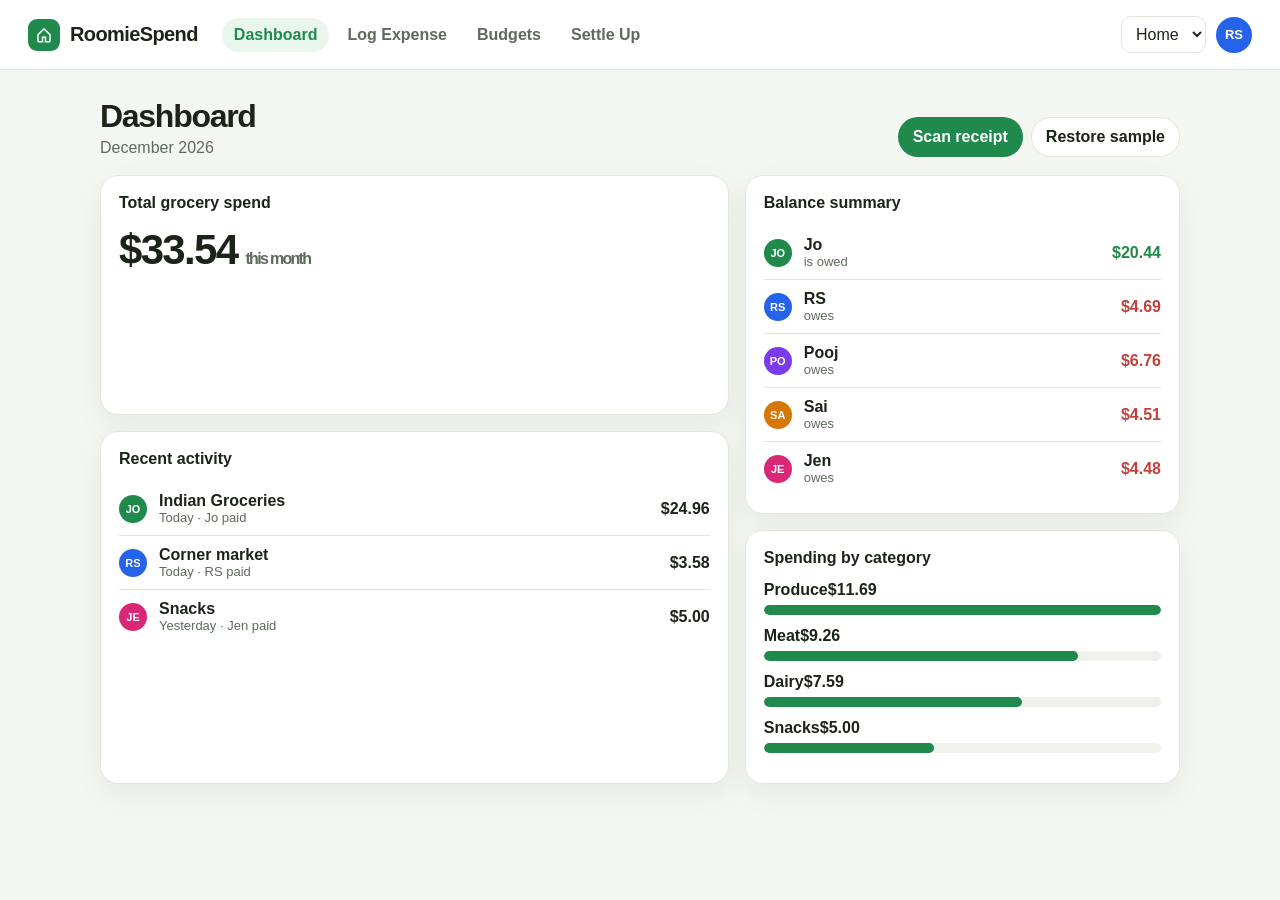
<file: index.html>
<!doctype html>
<html lang="en">
  <head>
    <meta charset="utf-8" />
    <meta http-equiv="refresh" content="0; url=app/" />
    <title>RoomieSpend</title>
  </head>
  <body>
    <p><a href="app/">Open the RoomieSpend dashboard</a></p>
  </body>
</html>
</file>
<file: app/styles.css>
:root {
  --bg: #f4f6f1;
  --card: #ffffff;
  --ink: #1b2418;
  --muted: #5e6b5c;
  --line: #e3e8df;
  --green: #1f8a4c;
  --green-soft: #e8f6ee;
  --red: #c2413a;
  --red-soft: #fdeceb;
  --shadow: 0 10px 30px rgba(28, 40, 24, 0.06);
  font-family: "Segoe UI", "Avenir Next", "Nunito Sans", sans-serif;
  color: var(--ink);
  background: var(--bg);
}

* { box-sizing: border-box; }
body { margin: 0; }
button, input, select { font: inherit; color: inherit; }
button { cursor: pointer; }
a { color: inherit; text-decoration: none; }

.app { min-height: 100vh; }

.top {
  display: flex;
  align-items: center;
  gap: 24px;
  padding: 16px 28px;
  background: #fff;
  border-bottom: 1px solid var(--line);
  position: sticky;
  top: 0;
  z-index: 2;
}

.brand {
  display: flex;
  align-items: center;
  gap: 10px;
  font-weight: 750;
  letter-spacing: -0.03em;
  font-size: 20px;
}
.mark {
  width: 32px;
  height: 32px;
  border-radius: 9px;
  background: var(--green);
  display: grid;
  place-items: center;
}
.mark svg { display: block; }

.nav { display: flex; gap: 6px; flex: 1; }
.nav a {
  padding: 8px 12px;
  border-radius: 999px;
  color: var(--muted);
  font-weight: 650;
}
.nav a.active { background: var(--green-soft); color: var(--green); }

.account { display: flex; align-items: center; gap: 10px; }
.account select, .field input, .field select, .budget-row input {
  border: 1px solid var(--line);
  background: #fff;
  border-radius: 10px;
  padding: 8px 10px;
}
.avatar {
  width: 36px;
  height: 36px;
  border-radius: 50%;
  display: grid;
  place-items: center;
  color: #fff;
  font-weight: 700;
  font-size: 13px;
  flex: none;
}
.avatar.sm { width: 28px; height: 28px; font-size: 11px; }

.page { width: min(1080px, calc(100% - 32px)); margin: 28px auto 64px; }
.page-head { display: flex; justify-content: space-between; align-items: flex-end; gap: 16px; margin-bottom: 18px; }
h1 { margin: 0; font-size: 32px; letter-spacing: -0.04em; }
.sub { color: var(--muted); margin-top: 4px; }

.grid { display: grid; grid-template-columns: 1.3fr 0.9fr; gap: 16px; }
.stack { display: grid; gap: 16px; }
.card {
  background: var(--card);
  border: 1px solid var(--line);
  border-radius: 18px;
  padding: 18px;
  box-shadow: var(--shadow);
}
.card h2 { margin: 0 0 14px; font-size: 16px; }

.total { font-size: 42px; font-weight: 750; letter-spacing: -0.04em; }
.total span { font-size: 16px; color: var(--muted); font-weight: 600; margin-left: 8px; }

.person, .activity, .plan, .budget-row {
  display: flex;
  align-items: center;
  gap: 12px;
  padding: 10px 0;
  border-top: 1px solid var(--line);
}
.person:first-of-type, .activity:first-of-type, .plan:first-of-type { border-top: 0; }
.grow { flex: 1; }
.name { font-weight: 700; }
.meta { color: var(--muted); font-size: 13px; }
.owed { color: var(--green); font-weight: 750; }
.owes { color: var(--red); font-weight: 750; }

.bar {
  height: 10px;
  background: #eef2ea;
  border-radius: 999px;
  overflow: hidden;
  margin: 6px 0 12px;
}
.bar > span { display: block; height: 100%; background: var(--green); border-radius: inherit; }
.bar.over > span { background: var(--red); }
.cat { display: flex; justify-content: space-between; font-weight: 650; }

.activity { width: 100%; text-align: left; background: transparent; border: 0; border-top: 1px solid var(--line); border-radius: 0; }
.activity:hover { background: #f7faf6; }

.primary, .ghost, .danger {
  border-radius: 999px;
  padding: 10px 14px;
  border: 1px solid transparent;
  font-weight: 700;
}
.primary { background: var(--green); color: #fff; }
.ghost { background: #fff; border-color: var(--line); }
.danger { background: var(--red-soft); color: var(--red); }

.form { display: grid; gap: 14px; }
.fields { display: grid; grid-template-columns: 1.4fr 0.8fr 0.7fr 0.6fr; gap: 10px; }
.field { display: grid; gap: 6px; font-size: 13px; color: var(--muted); font-weight: 700; }
.field input, .field select { width: 100%; }
table { width: 100%; border-collapse: collapse; }
th { text-align: left; font-size: 12px; color: var(--muted); font-weight: 700; padding-bottom: 8px; }
td { padding: 6px 8px 6px 0; vertical-align: center; }
td input, td select { width: 100%; border: 1px solid var(--line); border-radius: 10px; padding: 8px 10px; }
.actions { display: flex; gap: 8px; flex-wrap: wrap; }
.alert { background: var(--red-soft); color: var(--red); border-radius: 12px; padding: 10px 12px; }
.scan { margin-bottom: 16px; }
.scan h2 { margin-bottom: 6px; }
.status { margin: 0; font-weight: 700; color: var(--green); }
.preview { display: grid; gap: 8px; }
.split-line { display: flex; justify-content: space-between; }
.empty { color: var(--muted); padding: 12px 0; }
.note { color: var(--muted); font-size: 14px; }

@media (max-width: 800px) {
  .top { flex-wrap: wrap; padding: 14px; }
  .nav { order: 3; width: 100%; overflow: auto; }
  .grid, .fields { grid-template-columns: 1fr; }
  h1 { font-size: 28px; }
  .page { width: min(100% - 20px, 1080px); }
}
</file>
